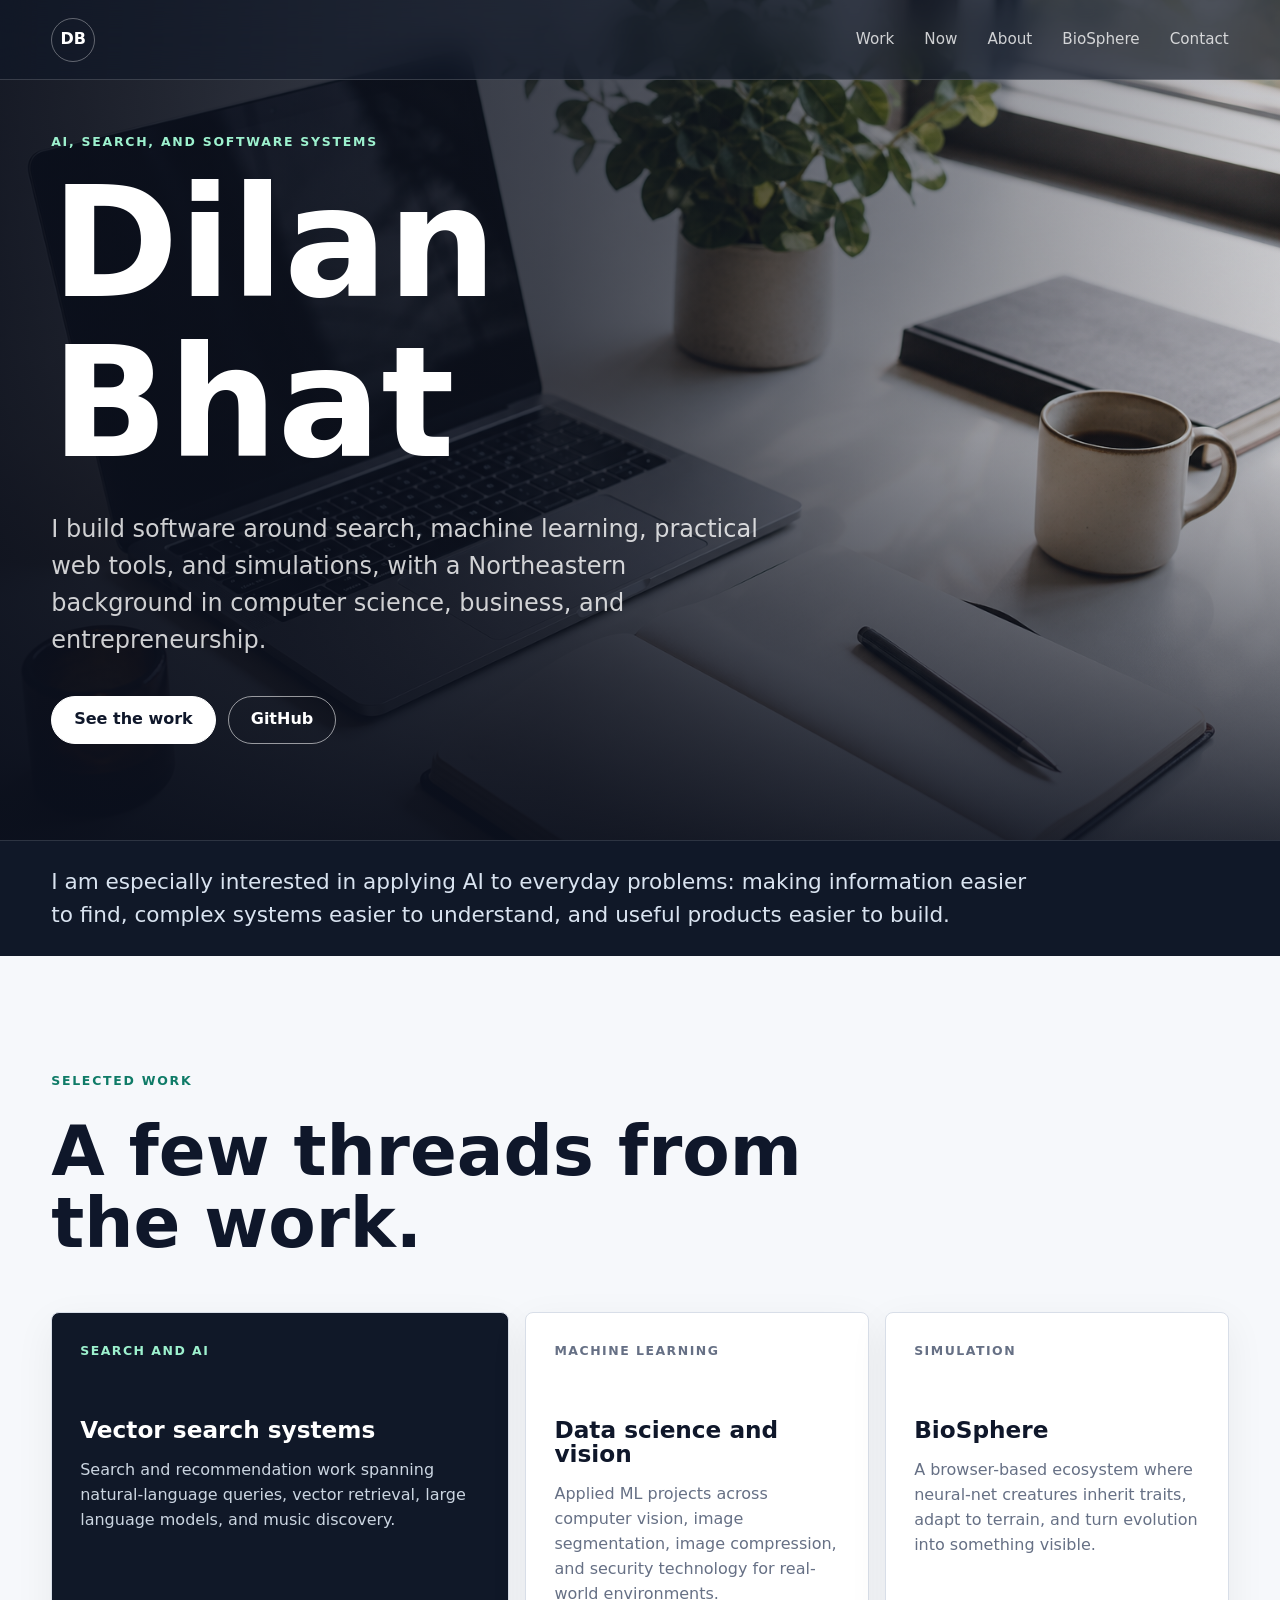
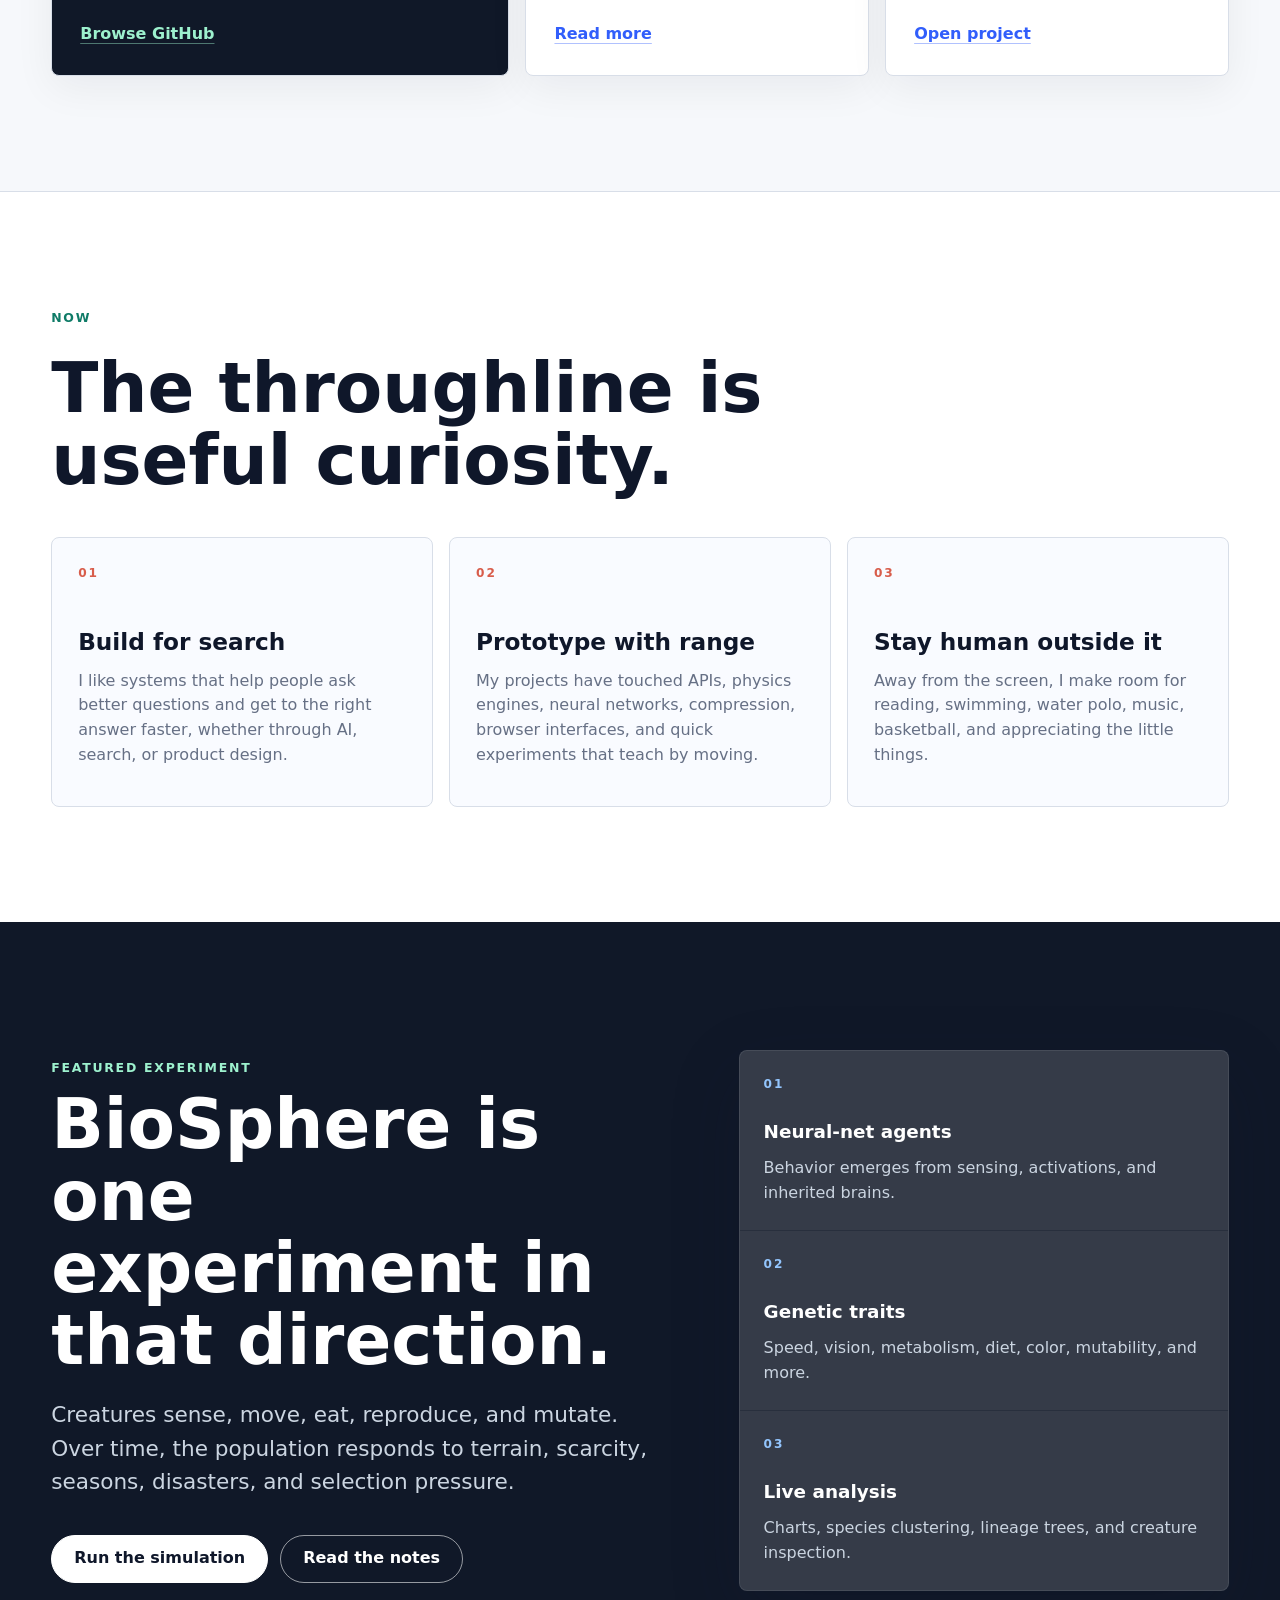
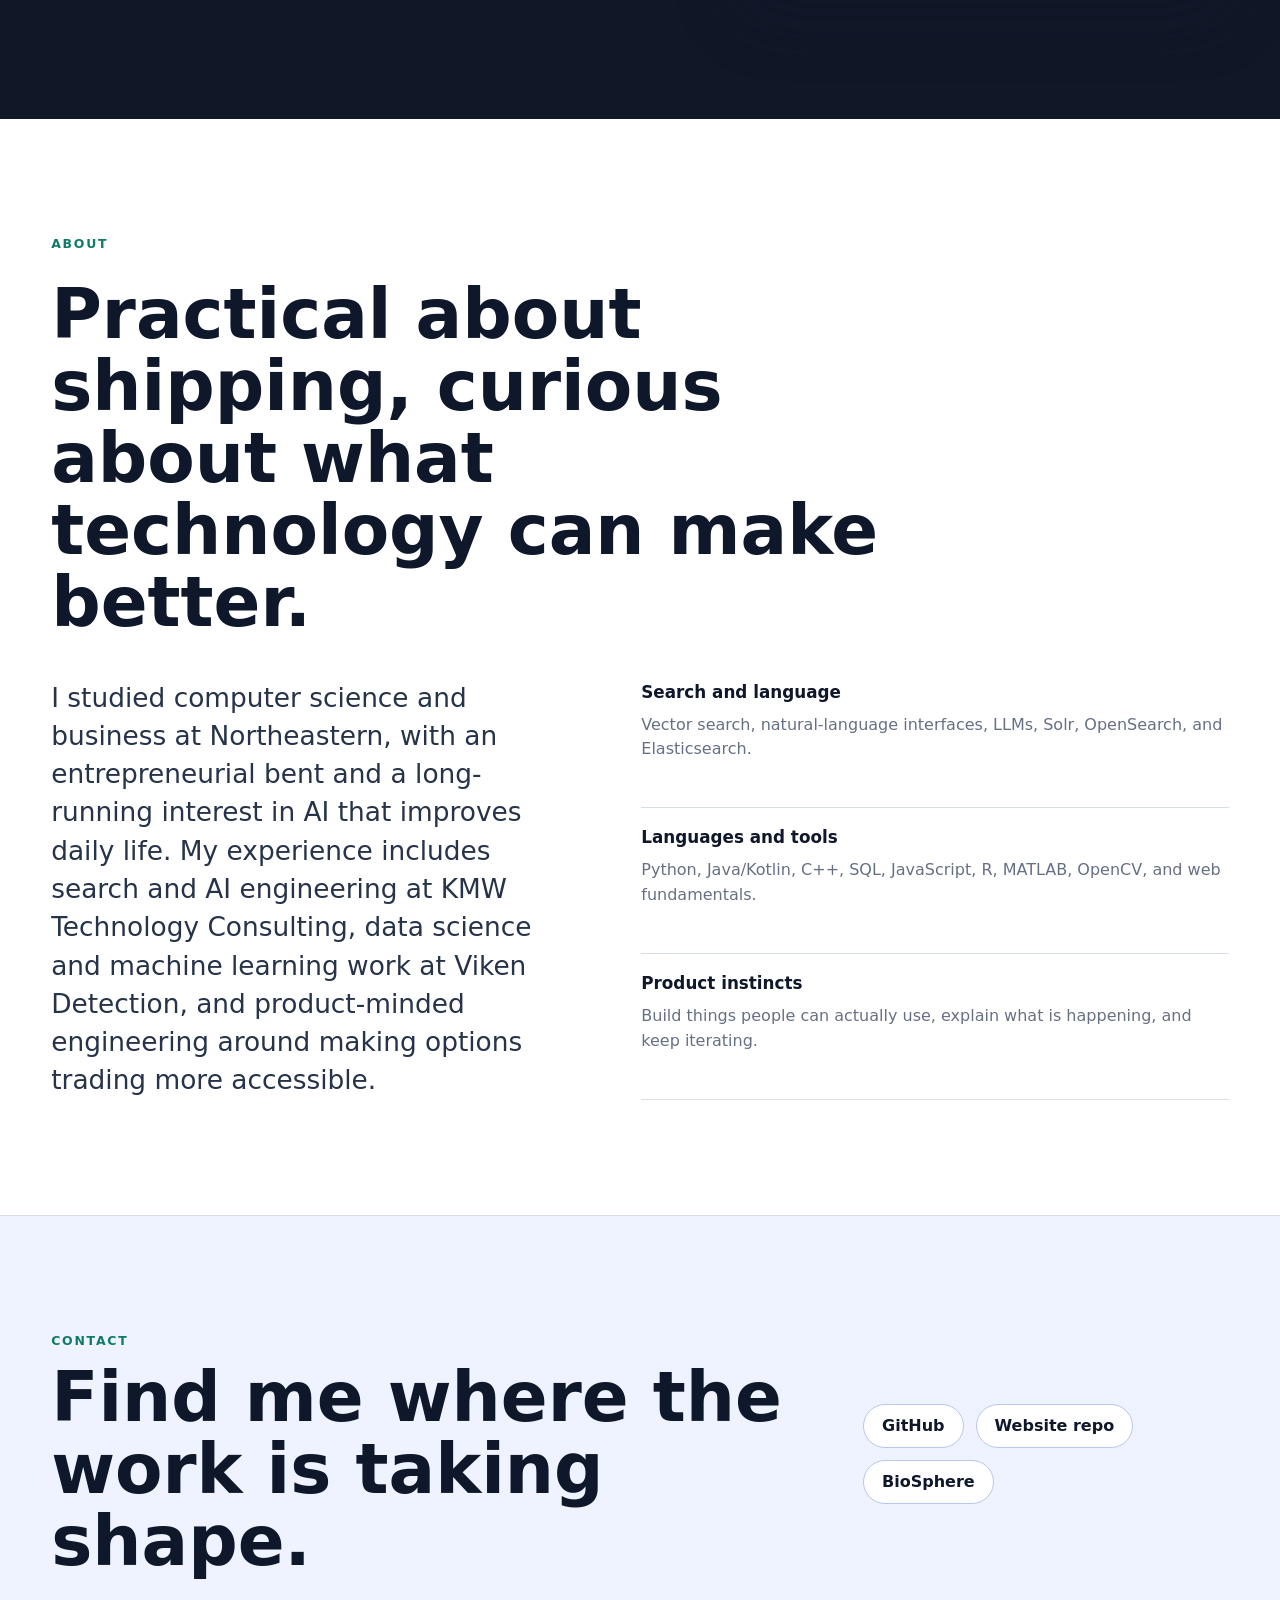
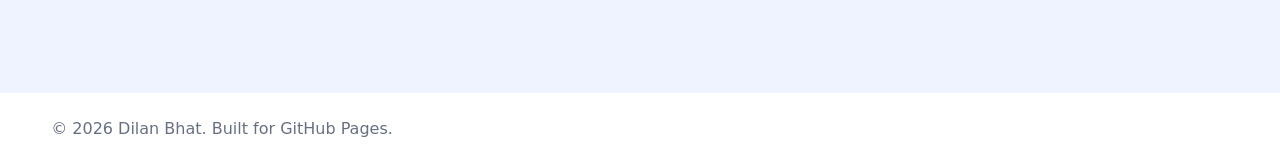
<file: index.html>
<!doctype html>
<html lang="en">
  <head>
    <meta charset="utf-8">
    <meta name="viewport" content="width=device-width, initial-scale=1">
    <meta
      name="description"
      content="Dilan Bhat builds AI, search, machine learning, web, and simulation projects."
    >
    <meta property="og:title" content="Dilan Bhat">
    <meta
      property="og:description"
      content="A light home base for Dilan Bhat's AI, search, machine learning, web, and simulation work."
    >
    <meta property="og:type" content="website">
    <meta property="og:image" content="assets/hero-workspace.png">
    <title>Dilan Bhat | AI & Search Software Builder</title>
    <link rel="stylesheet" href="styles.css">
  </head>
  <body>
    <header class="site-header">
      <a class="brand" href="#top" aria-label="Dilan Bhat home">
        <span>DB</span>
      </a>
      <nav class="nav" aria-label="Primary navigation">
        <a href="#work">Work</a>
        <a href="#now">Now</a>
        <a href="#about">About</a>
        <a href="#biosphere">BioSphere</a>
        <a href="#contact">Contact</a>
      </nav>
    </header>

    <main id="top">
      <section class="hero" aria-labelledby="hero-title">
        <img
          class="hero-image"
          src="assets/hero-workspace.png"
          alt="A bright desk with a laptop, notebook, pen, and plant."
          width="1536"
          height="1024"
        >
        <div class="hero-shade" aria-hidden="true"></div>
        <div class="hero-copy">
          <p class="eyebrow">AI, search, and software systems</p>
          <h1 id="hero-title">Dilan Bhat</h1>
          <p class="hero-text">
            I build software around search, machine learning, practical web
            tools, and simulations, with a Northeastern background in computer
            science, business, and entrepreneurship.
          </p>
          <div class="hero-actions" aria-label="Primary links">
            <a class="button primary" href="#work">See the work</a>
            <a class="button secondary" href="https://github.com/dilanbhat">GitHub</a>
          </div>
        </div>
      </section>

      <section class="intro-band" aria-label="Focus areas">
        <p>
          I am especially interested in applying AI to everyday problems:
          making information easier to find, complex systems easier to
          understand, and useful products easier to build.
        </p>
      </section>

      <section class="section work-section" id="work" aria-labelledby="work-title">
        <div class="section-heading">
          <p class="eyebrow">Selected work</p>
          <h2 id="work-title">A few threads from the work.</h2>
        </div>

        <div class="project-grid">
          <article class="project-card featured">
            <p class="project-kicker">Search and AI</p>
            <h3>Vector search systems</h3>
            <p>
              Search and recommendation work spanning natural-language queries,
              vector retrieval, large language models, and music discovery.
            </p>
            <a class="project-link" href="https://github.com/dilanbhat">Browse GitHub</a>
          </article>

          <article class="project-card">
            <p class="project-kicker">Machine learning</p>
            <h3>Data science and vision</h3>
            <p>
              Applied ML projects across computer vision, image segmentation,
              image compression, and security technology for real-world
              environments.
            </p>
            <a class="project-link" href="#about">Read more</a>
          </article>

          <article class="project-card">
            <p class="project-kicker">Simulation</p>
            <h3>BioSphere</h3>
            <p>
              A browser-based ecosystem where neural-net creatures inherit
              traits, adapt to terrain, and turn evolution into something
              visible.
            </p>
            <a class="project-link" href="/biosphere/">Open project</a>
          </article>
        </div>
      </section>

      <section class="now-section" id="now" aria-labelledby="now-title">
        <div class="section-heading compact">
          <p class="eyebrow">Now</p>
          <h2 id="now-title">The throughline is useful curiosity.</h2>
        </div>
        <div class="now-grid">
          <article>
            <span>01</span>
            <h3>Build for search</h3>
            <p>
              I like systems that help people ask better questions and get to
              the right answer faster, whether through AI, search, or product
              design.
            </p>
          </article>
          <article>
            <span>02</span>
            <h3>Prototype with range</h3>
            <p>
              My projects have touched APIs, physics engines, neural networks,
              compression, browser interfaces, and quick experiments that teach
              by moving.
            </p>
          </article>
          <article>
            <span>03</span>
            <h3>Stay human outside it</h3>
            <p>
              Away from the screen, I make room for reading, swimming, water
              polo, music, basketball, and appreciating the little things.
            </p>
          </article>
        </div>
      </section>

      <section class="biosphere" id="biosphere" aria-labelledby="biosphere-title">
        <div class="biosphere-copy">
          <p class="eyebrow">Featured experiment</p>
          <h2 id="biosphere-title">BioSphere is one experiment in that direction.</h2>
          <p>
            Creatures sense, move, eat, reproduce, and mutate. Over time, the
            population responds to terrain, scarcity, seasons, disasters, and
            selection pressure.
          </p>
          <div class="bio-actions">
            <a class="button primary" href="/biosphere/">Run the simulation</a>
            <a class="button secondary dark" href="/biosphere/README.md">Read the notes</a>
          </div>
        </div>

        <div class="signal-panel" aria-label="BioSphere capabilities">
          <div>
            <span>01</span>
            <strong>Neural-net agents</strong>
            <p>Behavior emerges from sensing, activations, and inherited brains.</p>
          </div>
          <div>
            <span>02</span>
            <strong>Genetic traits</strong>
            <p>Speed, vision, metabolism, diet, color, mutability, and more.</p>
          </div>
          <div>
            <span>03</span>
            <strong>Live analysis</strong>
            <p>Charts, species clustering, lineage trees, and creature inspection.</p>
          </div>
        </div>
      </section>

      <section class="about-section" id="about" aria-labelledby="about-title">
        <div class="section-heading compact">
          <p class="eyebrow">About</p>
          <h2 id="about-title">Practical about shipping, curious about what technology can make better.</h2>
        </div>
        <div class="about-grid">
          <p class="about-lede">
            I studied computer science and business at Northeastern, with an
            entrepreneurial bent and a long-running interest in AI that improves
            daily life. My experience includes search and AI engineering at KMW
            Technology Consulting, data science and machine learning work at
            Viken Detection, and product-minded engineering around making
            options trading more accessible.
          </p>
          <div class="principles">
            <div>
              <strong>Search and language</strong>
              <p>Vector search, natural-language interfaces, LLMs, Solr, OpenSearch, and Elasticsearch.</p>
            </div>
            <div>
              <strong>Languages and tools</strong>
              <p>Python, Java/Kotlin, C++, SQL, JavaScript, R, MATLAB, OpenCV, and web fundamentals.</p>
            </div>
            <div>
              <strong>Product instincts</strong>
              <p>Build things people can actually use, explain what is happening, and keep iterating.</p>
            </div>
          </div>
        </div>
      </section>

      <section class="contact-band" id="contact" aria-labelledby="contact-title">
        <div>
          <p class="eyebrow">Contact</p>
          <h2 id="contact-title">Find me where the work is taking shape.</h2>
        </div>
        <div class="contact-links">
          <a href="https://github.com/dilanbhat">GitHub</a>
          <a href="https://github.com/dilanbhat/dilanbhat.github.io">Website repo</a>
          <a href="/biosphere/">BioSphere</a>
        </div>
      </section>
    </main>

    <footer class="footer">
      <p>&copy; <span id="year">2026</span> Dilan Bhat. Built for GitHub Pages.</p>
    </footer>
    <script>
      document.getElementById("year").textContent = new Date().getFullYear();
    </script>
  </body>
</html>
</file>
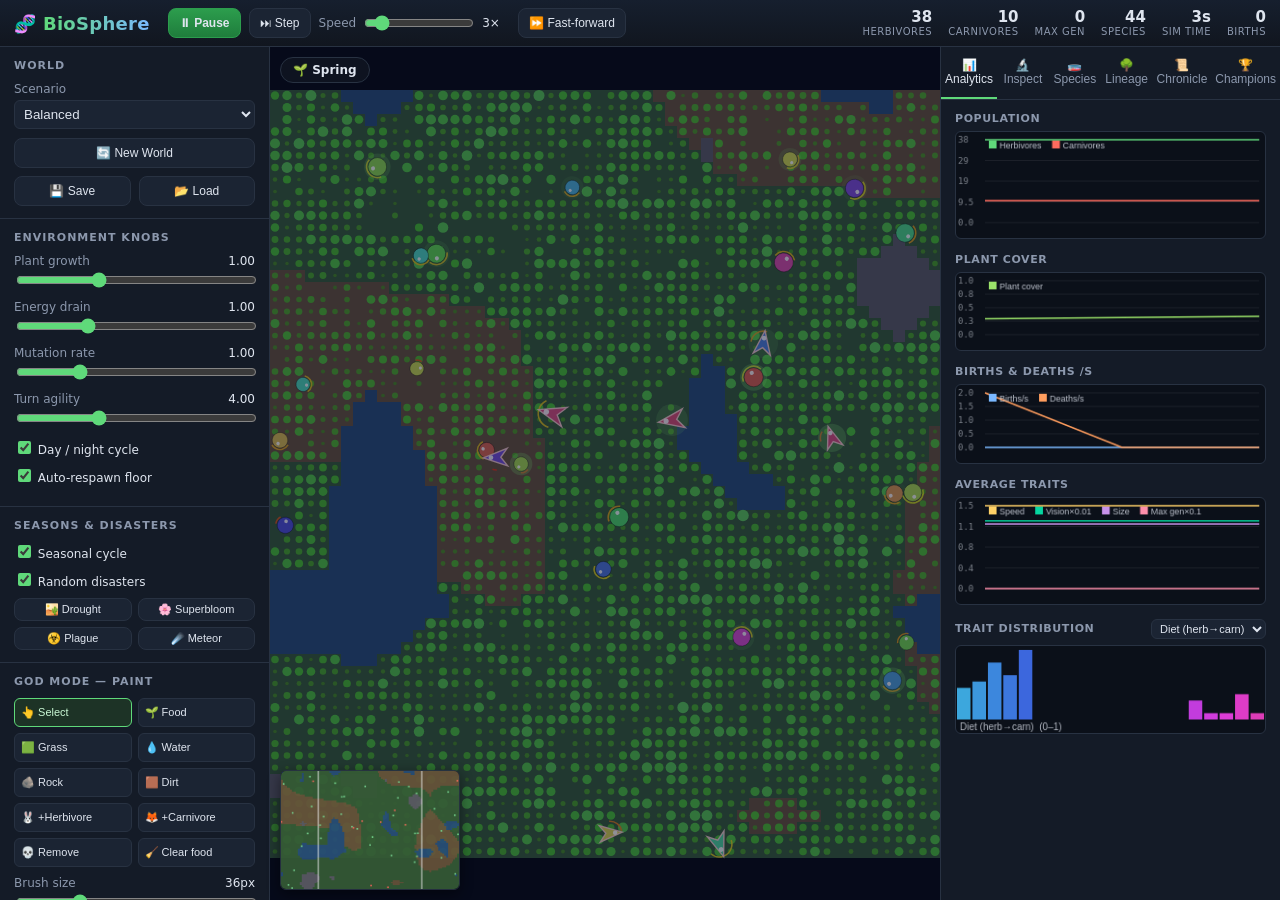
<file: biosphere/index.html>
<!DOCTYPE html>
<html lang="en">
<head>
<meta charset="UTF-8">
<meta name="viewport" content="width=device-width, initial-scale=1.0">
<title>BioSphere — Evolving Creature Simulation</title>
<link rel="stylesheet" href="css/style.css">
</head>
<body>
<div id="app">

  <!-- ============ TOP BAR ============ -->
  <header id="topbar">
    <div class="brand">🧬 <span>BioSphere</span></div>
    <div class="transport">
      <button id="btnPlay" class="btn primary" title="Play / Pause (Space)">⏸ Pause</button>
      <button id="btnStep" class="btn" title="Step one tick">⏭ Step</button>
      <label class="speedwrap">Speed
        <input id="speed" type="range" min="1" max="20" value="3">
        <span id="speedLabel">3×</span>
      </label>
      <button id="btnTurbo" class="btn" title="Run many generations headless">⏩ Fast-forward</button>
    </div>
    <div id="liveStats" class="livestats"></div>
  </header>

  <div id="main">
    <!-- ============ LEFT: CONTROLS ============ -->
    <aside id="left" class="panel">
      <div class="section">
        <h3>World</h3>
        <label class="slider">Scenario
          <select id="scenario">
            <option value="balanced">Balanced</option>
            <option value="eden">Eden (lush &amp; peaceful)</option>
            <option value="predator">Predator pressure</option>
            <option value="archipelago">Archipelago</option>
            <option value="desert">Harsh desert</option>
          </select></label>
        <button id="btnReset" class="btn wide">🔄 New World</button>
        <div class="row">
          <button id="btnSave" class="btn">💾 Save</button>
          <button id="btnLoad" class="btn">📂 Load</button>
          <input id="fileLoad" type="file" accept="application/json" hidden>
        </div>
      </div>

      <div class="section">
        <h3>Environment knobs</h3>
        <label class="slider">Plant growth <span data-out="foodGrowth"></span>
          <input id="foodGrowth" type="range" min="0" max="3" step="0.05" value="1"></label>
        <label class="slider">Energy drain <span data-out="energyDrain"></span>
          <input id="energyDrain" type="range" min="0.2" max="3" step="0.05" value="1"></label>
        <label class="slider">Mutation rate <span data-out="mutationScale"></span>
          <input id="mutationScale" type="range" min="0" max="4" step="0.05" value="1"></label>
        <label class="slider">Turn agility <span data-out="turnRate"></span>
          <input id="turnRate" type="range" min="1" max="10" step="0.1" value="4"></label>
        <label class="check"><input id="dayNight" type="checkbox" checked> Day / night cycle</label>
        <label class="check"><input id="autoRespawn" type="checkbox" checked> Auto-respawn floor</label>
      </div>

      <div class="section">
        <h3>Seasons &amp; disasters</h3>
        <label class="check"><input id="seasons" type="checkbox" checked> Seasonal cycle</label>
        <label class="check"><input id="disasters" type="checkbox" checked> Random disasters</label>
        <div class="tools" style="margin-top:8px">
          <button class="btn small" data-disaster="drought">🏜️ Drought</button>
          <button class="btn small" data-disaster="bloom">🌸 Superbloom</button>
          <button class="btn small" data-disaster="plague">☣️ Plague</button>
          <button class="btn small" data-disaster="meteor">☄️ Meteor</button>
        </div>
      </div>

      <div class="section">
        <h3>God mode — paint</h3>
        <div class="tools">
          <button class="tool active" data-tool="select">👆 Select</button>
          <button class="tool" data-tool="food">🌱 Food</button>
          <button class="tool" data-tool="grass">🟩 Grass</button>
          <button class="tool" data-tool="water">💧 Water</button>
          <button class="tool" data-tool="rock">🪨 Rock</button>
          <button class="tool" data-tool="dirt">🟫 Dirt</button>
          <button class="tool" data-tool="addHerb">🐰 +Herbivore</button>
          <button class="tool" data-tool="addCarn">🦊 +Carnivore</button>
          <button class="tool" data-tool="kill">💀 Remove</button>
          <button class="tool" data-tool="erase-food">🧹 Clear food</button>
        </div>
        <label class="slider">Brush size <span data-out="brush"></span>
          <input id="brush" type="range" min="8" max="120" step="2" value="36"></label>
      </div>

      <div class="section">
        <h3>View</h3>
        <label class="slider">Color by
          <select id="colorMode">
            <option value="species">Species</option>
            <option value="diet">Diet</option>
            <option value="energy">Energy</option>
            <option value="generation">Generation</option>
          </select></label>
        <label class="slider">Overlay
          <select id="overlay">
            <option value="none">None (plant food)</option>
            <option value="density">Activity heatmap</option>
            <option value="deaths">Death heatmap</option>
            <option value="food">Food heatmap</option>
          </select></label>
        <label class="check"><input id="showVision" type="checkbox"> Show vision cones</label>
        <p class="hint">Scroll to zoom · drag to pan · click a creature to inspect</p>
      </div>
    </aside>

    <!-- ============ CENTER: CANVAS ============ -->
    <main id="stage">
      <canvas id="view"></canvas>
      <div id="seasonBadge"></div>
      <canvas id="minimap" width="180" height="120"></canvas>
      <div id="turboOverlay" class="hidden">
        <div class="turbo-card">
          <div class="spinner"></div>
          <h2>Fast-forwarding evolution…</h2>
          <p id="turboProgress">generation 0</p>
          <button id="btnStopTurbo" class="btn primary">Stop</button>
        </div>
      </div>
    </main>

    <!-- ============ RIGHT: ANALYTICS + INSPECTOR ============ -->
    <aside id="right" class="panel">
      <div class="tabs">
        <button class="tab active" data-tab="analytics">📊 Analytics</button>
        <button class="tab" data-tab="inspect">🔬 Inspect</button>
        <button class="tab" data-tab="species">🧫 Species</button>
        <button class="tab" data-tab="lineage">🌳 Lineage</button>
        <button class="tab" data-tab="chronicle">📜 Chronicle</button>
        <button class="tab" data-tab="champions">🏆 Champions</button>
      </div>

      <div class="tabpage" data-page="analytics">
        <h4>Population</h4>
        <canvas class="chart" id="chPop" width="320" height="110"></canvas>
        <h4>Plant cover</h4>
        <canvas class="chart" id="chEco" width="320" height="80"></canvas>
        <h4>Births &amp; deaths /s</h4>
        <canvas class="chart" id="chVit" width="320" height="80"></canvas>
        <h4>Average traits</h4>
        <canvas class="chart" id="chTraits" width="320" height="110"></canvas>
        <h4>Trait distribution
          <select id="histGene"></select>
        </h4>
        <canvas class="chart" id="chHist" width="320" height="90"></canvas>
      </div>

      <div class="tabpage hidden" data-page="inspect">
        <div id="inspectEmpty" class="hint">Click a creature (or use 👆 Select) to inspect its brain &amp; genes.</div>
        <div id="inspectBody" class="hidden">
          <div class="inspect-head">
            <span id="inspName">Creature</span>
            <button id="btnBreed" class="btn small" title="Spawn 3 mutated offspring">🧬 Breed</button>
            <button id="btnFollow" class="btn small">🎯 Follow</button>
          </div>
          <div id="inspStats" class="kv"></div>
          <h4>Brain (live activations)</h4>
          <canvas id="chBrain" width="320" height="220"></canvas>
          <h4>Genes</h4>
          <div id="geneBars"></div>
        </div>
      </div>

      <div class="tabpage hidden" data-page="species">
        <div class="hint">Live genetic clusters. Click one to inspect an exemplar.</div>
        <div id="speciesList"></div>
      </div>

      <div class="tabpage hidden" data-page="lineage">
        <div class="seg">
          <button class="segbtn active" data-view="tree">🌳 Tree</button>
          <button class="segbtn" data-view="muller">🌊 Muller plot</button>
        </div>
        <div id="treeView">
          <div class="hint">Phylogenetic tree — each line is a species over time; branches mark
            where new species split from an ancestor, ✕ marks extinction. Click a living
            lineage to inspect a member.</div>
          <label class="check"><input id="pruneMinor" type="checkbox" checked> Hide minor / short-lived lineages</label>
          <canvas class="chart" id="chLineage" height="380" style="height:380px"></canvas>
          <div id="lineageLegend" class="hint">🐰 herbivore · 🦊 carnivore · thicker = larger peak population · dashed = extinct</div>
        </div>
        <div id="mullerView" class="hidden">
          <div class="hint">Each band is a lineage's share of the population over time. Band
            thickness = that species' numbers; total height = overall population.</div>
          <canvas class="chart" id="chMuller" height="300" style="height:300px"></canvas>
        </div>
      </div>

      <div class="tabpage hidden" data-page="chronicle">
        <div class="hint">A running history of major evolutionary &amp; environmental events.</div>
        <div id="chronicleList"></div>
      </div>

      <div class="tabpage hidden" data-page="champions">
        <div class="hint">The all-time most successful creatures (by offspring, food &amp; longevity).
          Hit <b>Spawn</b> to drop a clone of a legend back into the world.</div>
        <div id="championList"></div>
      </div>
    </aside>
  </div>
</div>

<script src="js/utils.js"></script>
<script src="js/nn.js"></script>
<script src="js/genome.js"></script>
<script src="js/creature.js"></script>
<script src="js/world.js"></script>
<script src="js/simulation.js"></script>
<script src="js/renderer.js"></script>
<script src="js/charts.js"></script>
<script src="js/ui.js"></script>
<script src="js/main.js"></script>
</body>
</html>
</file>
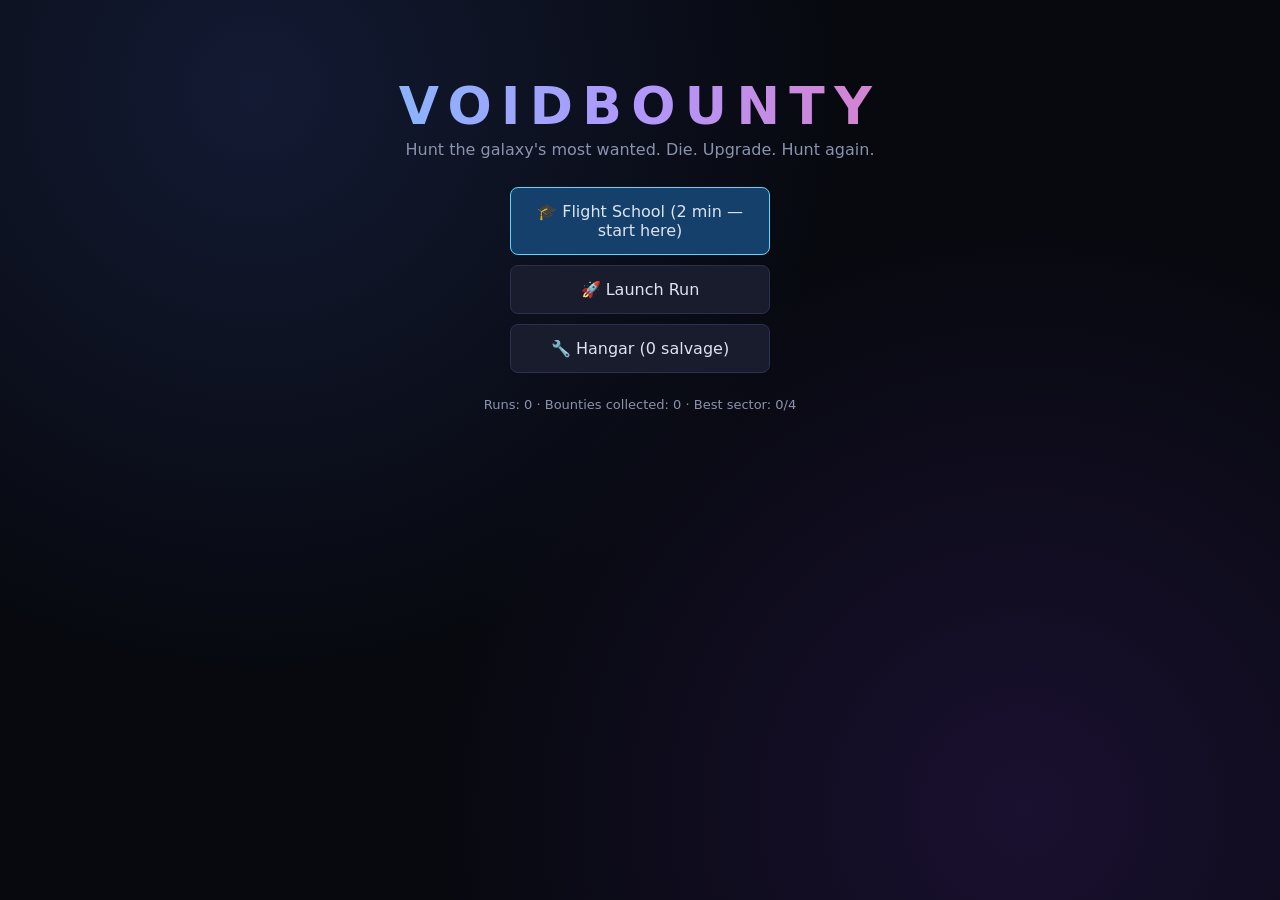
<file: voidbounty/index.html>
<!doctype html>
<html lang="en">
  <head>
    <meta charset="UTF-8" />
    <meta name="viewport" content="width=device-width, initial-scale=1.0" />
    <meta name="description" content="VOIDBOUNTY — a turn-based space bounty-hunting roguelite." />
    <title>VOIDBOUNTY</title>
    <script type="module" crossorigin src="/voidbounty/assets/index-vEbsZluV.js"></script>
    <link rel="stylesheet" crossorigin href="/voidbounty/assets/index-CkeEh42F.css">
  </head>
  <body>
    <div id="root"></div>
  </body>
</html>
</file>
<file: styles.css>
:root {
  color-scheme: light;
  --ink: #0f172a;
  --ink-soft: #263348;
  --muted: #667085;
  --line: #d8dee8;
  --paper: #f6f8fb;
  --surface: #ffffff;
  --blue: #315efb;
  --green: #0f7b67;
  --amber: #c97914;
  --coral: #d85d4b;
  --deep: #101828;
  --shadow: 0 24px 70px rgba(15, 23, 42, 0.18);
}

* {
  box-sizing: border-box;
}

html {
  scroll-behavior: smooth;
}

body {
  margin: 0;
  color: var(--ink);
  background: var(--paper);
  font-family:
    Inter, ui-sans-serif, system-ui, -apple-system, BlinkMacSystemFont, "Segoe UI",
    sans-serif;
  line-height: 1.55;
}

img {
  display: block;
  height: auto;
  max-width: 100%;
}

a {
  color: inherit;
  text-decoration-thickness: 0.08em;
  text-underline-offset: 0.22em;
}

.site-header {
  position: fixed;
  top: 0;
  left: 0;
  right: 0;
  z-index: 20;
  display: flex;
  align-items: center;
  justify-content: space-between;
  gap: 24px;
  padding: 18px clamp(20px, 4vw, 56px);
  color: #ffffff;
}

.site-header::before {
  position: absolute;
  inset: 0;
  z-index: -1;
  background: rgba(16, 24, 40, 0.62);
  border-bottom: 1px solid rgba(255, 255, 255, 0.16);
  backdrop-filter: blur(18px);
  content: "";
}

.brand {
  display: inline-grid;
  place-items: center;
  width: 44px;
  height: 44px;
  border: 1px solid rgba(255, 255, 255, 0.34);
  border-radius: 50%;
  color: #ffffff;
  font-weight: 850;
  text-decoration: none;
}

.brand span {
  transform: translateY(-1px);
}

.nav {
  display: flex;
  gap: clamp(14px, 3vw, 30px);
  color: rgba(255, 255, 255, 0.78);
  font-size: 0.95rem;
}

.nav a {
  text-decoration: none;
}

.nav a:hover {
  color: #ffffff;
}

main {
  overflow: hidden;
}

section[id] {
  scroll-margin-top: 92px;
}

.hero {
  position: relative;
  display: grid;
  align-items: end;
  min-height: 88svh;
  padding: 132px clamp(20px, 4vw, 56px) clamp(54px, 8vw, 96px);
  color: #ffffff;
  isolation: isolate;
}

.hero-image,
.hero-shade {
  position: absolute;
  inset: 0;
  z-index: -2;
}

.hero-image {
  width: 100%;
  height: 100%;
  object-fit: cover;
}

.hero-shade {
  z-index: -1;
  background:
    linear-gradient(90deg, rgba(10, 15, 28, 0.92) 0%, rgba(10, 15, 28, 0.74) 43%, rgba(10, 15, 28, 0.18) 100%),
    linear-gradient(0deg, rgba(10, 15, 28, 0.84) 0%, rgba(10, 15, 28, 0.04) 48%);
}

.hero-copy {
  max-width: 840px;
}

.eyebrow {
  margin: 0 0 12px;
  color: var(--green);
  font-size: 0.78rem;
  font-weight: 850;
  letter-spacing: 0.14em;
  text-transform: uppercase;
}

.hero .eyebrow,
.biosphere .eyebrow {
  color: #9df1ce;
}

h1,
h2,
h3,
p {
  overflow-wrap: anywhere;
}

h1,
h2,
h3 {
  margin: 0;
  line-height: 1.04;
}

h1 {
  max-width: 10ch;
  font-size: clamp(4.4rem, 12vw, 11rem);
}

h2 {
  max-width: 880px;
  font-size: clamp(2.25rem, 5.4vw, 5.5rem);
  letter-spacing: 0;
}

h3 {
  font-size: 1.45rem;
}

.hero-text {
  max-width: 720px;
  margin: 28px 0 0;
  color: rgba(255, 255, 255, 0.8);
  font-size: clamp(1.15rem, 2vw, 1.5rem);
}

.hero-actions,
.bio-actions {
  display: flex;
  flex-wrap: wrap;
  gap: 12px;
  margin-top: 36px;
}

.button {
  display: inline-flex;
  align-items: center;
  justify-content: center;
  min-height: 48px;
  padding: 0 22px;
  border: 1px solid currentColor;
  border-radius: 999px;
  font-weight: 800;
  text-decoration: none;
  transition:
    transform 0.16s ease,
    background-color 0.16s ease,
    color 0.16s ease;
}

.button.primary {
  background: #ffffff;
  color: var(--ink);
  border-color: #ffffff;
}

.button.secondary {
  color: #ffffff;
  border-color: rgba(255, 255, 255, 0.56);
}

.button.secondary.dark {
  color: #ffffff;
}

.button:hover {
  transform: translateY(-1px);
}

.intro-band {
  padding: 24px clamp(20px, 4vw, 56px);
  background: var(--deep);
  color: #d9e3f0;
  border-top: 1px solid rgba(255, 255, 255, 0.12);
}

.intro-band p {
  max-width: 980px;
  margin: 0;
  font-size: clamp(1.05rem, 2vw, 1.35rem);
}

.section,
.now-section,
.about-section,
.contact-band {
  padding: clamp(64px, 9vw, 120px) clamp(20px, 4vw, 56px);
}

.work-section {
  background: var(--paper);
}

.now-section {
  background: #ffffff;
  border-top: 1px solid var(--line);
}

.section-heading {
  display: grid;
  gap: 14px;
  margin-bottom: clamp(30px, 5vw, 52px);
}

.section-heading.compact {
  margin-bottom: clamp(24px, 4vw, 40px);
}

.project-grid {
  display: grid;
  grid-template-columns: 1.2fr 0.9fr 0.9fr;
  gap: 16px;
}

.project-card {
  display: flex;
  flex-direction: column;
  min-height: 320px;
  padding: 28px;
  background: var(--surface);
  border: 1px solid var(--line);
  border-radius: 8px;
  box-shadow: 0 12px 40px rgba(15, 23, 42, 0.06);
}

.project-card.featured {
  background: var(--deep);
  color: #ffffff;
}

.project-card p {
  color: var(--muted);
}

.project-card.featured p {
  color: #cbd5e1;
}

.project-link {
  display: inline-flex;
  margin-top: auto;
  color: var(--blue);
  font-weight: 850;
  text-decoration-color: rgba(49, 94, 251, 0.38);
}

.project-card.featured .project-link {
  color: #9df1ce;
  text-decoration-color: rgba(157, 241, 206, 0.44);
}

.project-kicker {
  margin: 0 0 58px;
  color: var(--amber);
  font-size: 0.78rem;
  font-weight: 850;
  letter-spacing: 0.12em;
  text-transform: uppercase;
}

.project-card.featured .project-kicker {
  color: #9df1ce;
}

.now-grid {
  display: grid;
  grid-template-columns: repeat(3, minmax(0, 1fr));
  gap: 16px;
}

.now-grid article {
  min-height: 270px;
  padding: 26px;
  border: 1px solid var(--line);
  border-radius: 8px;
  background: #f9fbff;
}

.now-grid span {
  display: block;
  margin-bottom: 48px;
  color: var(--coral);
  font-size: 0.76rem;
  font-weight: 850;
  letter-spacing: 0.16em;
}

.now-grid p {
  margin: 14px 0 0;
  color: var(--muted);
}

.biosphere {
  display: grid;
  grid-template-columns: minmax(0, 1fr) minmax(320px, 0.82fr);
  gap: clamp(32px, 7vw, 92px);
  align-items: center;
  padding: clamp(70px, 10vw, 128px) clamp(20px, 4vw, 56px);
  background: var(--deep);
  color: #ffffff;
}

.biosphere-copy p:not(.eyebrow) {
  max-width: 760px;
  color: #cbd5e1;
  font-size: clamp(1.05rem, 2vw, 1.35rem);
}

.signal-panel {
  display: grid;
  gap: 1px;
  overflow: hidden;
  border: 1px solid rgba(255, 255, 255, 0.14);
  border-radius: 8px;
  background: rgba(255, 255, 255, 0.1);
  box-shadow: var(--shadow);
}

.signal-panel div {
  min-height: 156px;
  padding: 24px;
  background: rgba(255, 255, 255, 0.06);
}

.signal-panel span {
  display: block;
  margin-bottom: 24px;
  color: #93c5fd;
  font-size: 0.76rem;
  font-weight: 850;
  letter-spacing: 0.16em;
}

.signal-panel strong {
  display: block;
  font-size: 1.15rem;
}

.signal-panel p {
  margin: 10px 0 0;
  color: #cbd5e1;
}

.about-section {
  background: #ffffff;
}

.about-grid {
  display: grid;
  grid-template-columns: minmax(0, 0.92fr) minmax(320px, 1.08fr);
  gap: clamp(32px, 7vw, 92px);
}

.about-lede {
  margin: 0;
  color: var(--ink-soft);
  font-size: clamp(1.15rem, 2.3vw, 1.65rem);
  line-height: 1.45;
}

.principles {
  display: grid;
  gap: 16px;
}

.principles div {
  padding-bottom: 18px;
  border-bottom: 1px solid var(--line);
}

.principles strong {
  display: block;
  font-size: 1.05rem;
}

.principles p {
  margin: 8px 0 0;
  color: var(--muted);
}

.contact-band {
  display: flex;
  align-items: center;
  justify-content: space-between;
  gap: 32px;
  background: #eef3ff;
  border-top: 1px solid var(--line);
}

.contact-links {
  display: flex;
  flex-wrap: wrap;
  gap: 12px;
}

.contact-links a {
  display: inline-flex;
  align-items: center;
  justify-content: center;
  min-height: 44px;
  padding: 0 18px;
  border: 1px solid #b8c7ef;
  border-radius: 999px;
  background: #ffffff;
  color: var(--ink);
  font-weight: 750;
  text-decoration: none;
}

.footer {
  padding: 24px clamp(20px, 4vw, 56px);
  color: var(--muted);
  background: #ffffff;
}

.footer p {
  margin: 0;
}

@media (max-width: 980px) {
  .project-grid,
  .now-grid,
  .biosphere,
  .about-grid {
    grid-template-columns: 1fr;
  }

  .project-card,
  .now-grid article {
    min-height: 260px;
  }
}

@media (max-width: 720px) {
  .site-header {
    align-items: flex-start;
    flex-direction: column;
    gap: 14px;
  }

  .nav {
    width: 100%;
    flex-wrap: wrap;
    justify-content: flex-start;
    gap: 12px;
    font-size: 0.9rem;
  }

  .hero {
    min-height: 92svh;
    padding-top: 150px;
  }

  h1 {
    font-size: clamp(4rem, 20vw, 6.2rem);
  }

  .button,
  .contact-links a {
    width: 100%;
  }

  .contact-band {
    align-items: flex-start;
    flex-direction: column;
  }
}

@media (max-width: 430px) {
  .nav {
    flex-wrap: wrap;
    justify-content: flex-start;
  }

  .hero {
    padding-top: 174px;
  }

  .hero-actions,
  .bio-actions {
    margin-top: 28px;
  }
}
</file>
<file: biosphere/css/style.css>
/* ====================================================================
 * BioSphere — UI styles
 * ==================================================================== */
:root {
  --bg: #0c1018;
  --panel: #141b27;
  --panel2: #1b2433;
  --line: #283242;
  --text: #dfe5ef;
  --muted: #8c98ad;
  --accent: #5fd97a;
  --accent2: #7ab8ff;
  --danger: #ff6b5e;
  --radius: 8px;
}

* { box-sizing: border-box; }
html, body { height: 100%; margin: 0; }
body {
  background: var(--bg);
  color: var(--text);
  font-family: ui-sans-serif, system-ui, -apple-system, "Segoe UI", Roboto, sans-serif;
  font-size: 13px;
  overflow: hidden;
}

#app { display: flex; flex-direction: column; height: 100vh; }

/* ---------- top bar ---------- */
#topbar {
  display: flex; align-items: center; gap: 18px;
  padding: 8px 14px;
  background: linear-gradient(180deg, #161f2e, #11161f);
  border-bottom: 1px solid var(--line);
  flex-shrink: 0;
}
.brand { font-size: 18px; font-weight: 700; letter-spacing: 0.3px; }
.brand span { background: linear-gradient(90deg, #5fd97a, #7ab8ff); -webkit-background-clip: text; background-clip: text; color: transparent; }
.transport { display: flex; align-items: center; gap: 8px; }
.speedwrap { display: flex; align-items: center; gap: 6px; color: var(--muted); font-size: 12px; }
.speedwrap input { width: 110px; }
#speedLabel { min-width: 28px; color: var(--text); }
.livestats { margin-left: auto; display: flex; gap: 16px; font-variant-numeric: tabular-nums; }
.livestats .stat { display: flex; flex-direction: column; align-items: flex-end; line-height: 1.1; }
.livestats .stat b { font-size: 15px; }
.livestats .stat small { color: var(--muted); font-size: 10px; text-transform: uppercase; letter-spacing: 0.5px; }

/* ---------- layout ---------- */
#main { flex: 1; display: flex; min-height: 0; }
.panel { width: 270px; background: var(--panel); border-right: 1px solid var(--line); overflow-y: auto; flex-shrink: 0; }
#right { border-right: none; border-left: 1px solid var(--line); width: 340px; }
#stage { flex: 1; position: relative; min-width: 0; background: #070a10; }
#view { width: 100%; height: 100%; display: block; cursor: crosshair; }

/* ---------- sections ---------- */
.section { padding: 12px 14px; border-bottom: 1px solid var(--line); }
.section h3 { margin: 0 0 10px; font-size: 11px; text-transform: uppercase; letter-spacing: 1px; color: var(--muted); }
.row { display: flex; gap: 8px; }
.row .btn { flex: 1; }

/* ---------- buttons ---------- */
.btn {
  background: var(--panel2); color: var(--text); border: 1px solid var(--line);
  padding: 7px 10px; border-radius: var(--radius); cursor: pointer; font-size: 12px;
  transition: background 0.12s, border-color 0.12s, transform 0.05s;
}
.btn:hover { background: #243044; border-color: #3a485e; }
.btn:active { transform: translateY(1px); }
.btn.primary { background: linear-gradient(180deg, #2c9d4d, #1f7d3c); border-color: #2c9d4d; font-weight: 600; }
.btn.primary:hover { background: linear-gradient(180deg, #34b95b, #259147); }
.btn.wide { width: 100%; margin-bottom: 8px; }
.btn.small { padding: 4px 8px; font-size: 11px; }

/* ---------- sliders / inputs ---------- */
label.slider, label.check { display: block; margin: 9px 0; color: var(--muted); font-size: 12px; }
label.slider input[type=range] { width: 100%; margin-top: 4px; }
label.slider span { color: var(--text); float: right; font-variant-numeric: tabular-nums; }
label.check { color: var(--text); }
select { width: 100%; margin-top: 4px; background: var(--panel2); color: var(--text); border: 1px solid var(--line); border-radius: 6px; padding: 5px; }
input[type=range] { accent-color: var(--accent); }
input[type=checkbox] { accent-color: var(--accent); }

/* ---------- god mode tools ---------- */
.tools { display: grid; grid-template-columns: 1fr 1fr; gap: 6px; }
.tool {
  background: var(--panel2); border: 1px solid var(--line); color: var(--text);
  padding: 7px 6px; border-radius: 6px; cursor: pointer; font-size: 11px; text-align: left;
}
.tool:hover { background: #243044; }
.tool.active { border-color: var(--accent); background: #1d3326; color: #c9f7d4; }
.hint { color: var(--muted); font-size: 11px; line-height: 1.5; margin: 8px 0 0; }

/* ---------- right tabs ---------- */
.tabs { display: flex; border-bottom: 1px solid var(--line); position: sticky; top: 0; background: var(--panel); z-index: 2; }
.tab { flex: 1; background: none; border: none; color: var(--muted); padding: 11px 4px; cursor: pointer; font-size: 12px; border-bottom: 2px solid transparent; }
.tab:hover { color: var(--text); }
.tab.active { color: var(--text); border-bottom-color: var(--accent); }
.tabpage { padding: 12px 14px; }
.tabpage h4 { margin: 14px 0 6px; font-size: 11px; text-transform: uppercase; letter-spacing: 0.6px; color: var(--muted); display: flex; justify-content: space-between; align-items: center; }
.tabpage h4:first-child { margin-top: 0; }
.tabpage h4 select { width: auto; margin: 0; font-size: 11px; padding: 2px 4px; }
.chart { width: 100%; background: #0b1019; border: 1px solid var(--line); border-radius: 6px; display: block; }

/* ---------- inspector ---------- */
.inspect-head { display: flex; align-items: center; gap: 8px; margin-bottom: 10px; }
#inspName { font-weight: 700; font-size: 14px; flex: 1; }
.kv { display: grid; grid-template-columns: auto auto; gap: 3px 10px; font-size: 12px; font-variant-numeric: tabular-nums; }
.kv .k { color: var(--muted); }
.kv .v { text-align: right; }
#chBrain { width: 100%; background: #0b1019; border: 1px solid var(--line); border-radius: 6px; }
.genebar { margin: 5px 0; }
.genebar .lbl { display: flex; justify-content: space-between; font-size: 11px; color: var(--muted); margin-bottom: 2px; }
.genebar .lbl b { color: var(--text); font-variant-numeric: tabular-nums; }
.genebar .track { height: 7px; background: var(--panel2); border-radius: 4px; overflow: hidden; }
.genebar .fill { height: 100%; border-radius: 4px; }

/* ---------- species list ---------- */
.species-item { display: flex; align-items: center; gap: 10px; padding: 8px; border: 1px solid var(--line); border-radius: 6px; margin-bottom: 6px; cursor: pointer; }
.species-item:hover { background: var(--panel2); }
.species-dot { width: 18px; height: 18px; border-radius: 50%; flex-shrink: 0; border: 1px solid rgba(255,255,255,0.25); }
.species-item .meta { flex: 1; font-size: 12px; }
.species-item .meta small { color: var(--muted); display: block; font-size: 10px; }
.species-item .cnt { font-weight: 700; font-variant-numeric: tabular-nums; }

/* ---------- turbo overlay ---------- */
#turboOverlay { position: absolute; inset: 0; background: rgba(7,10,16,0.82); display: flex; align-items: center; justify-content: center; z-index: 10; }
#turboOverlay.hidden, .hidden { display: none !important; }
.turbo-card { text-align: center; background: var(--panel); border: 1px solid var(--line); border-radius: 12px; padding: 30px 44px; }
.turbo-card h2 { margin: 14px 0 6px; }
.turbo-card p { color: var(--muted); margin: 0 0 18px; font-variant-numeric: tabular-nums; }
.spinner { width: 44px; height: 44px; border: 4px solid var(--line); border-top-color: var(--accent); border-radius: 50%; margin: 0 auto; animation: spin 0.8s linear infinite; }
@keyframes spin { to { transform: rotate(360deg); } }

/* scrollbars */
.panel::-webkit-scrollbar { width: 9px; }
.panel::-webkit-scrollbar-thumb { background: #283242; border-radius: 5px; }
.panel::-webkit-scrollbar-track { background: transparent; }

/* minimap + season badge (overlaid on the stage) */
#minimap {
  position: absolute; left: 10px; bottom: 10px; width: 180px; height: 120px;
  border: 1px solid var(--line); border-radius: 6px; background: #070a10;
  cursor: pointer; box-shadow: 0 4px 14px rgba(0,0,0,0.5); opacity: 0.92;
}
#seasonBadge {
  position: absolute; left: 10px; top: 10px;
  background: rgba(16,22,33,0.85); border: 1px solid var(--line);
  border-radius: 18px; padding: 5px 12px; font-size: 12px; font-weight: 600;
  display: flex; align-items: center; gap: 7px; pointer-events: none;
}
#seasonBadge .dis { color: #ffb05e; }

/* segmented control (tree / muller) */
.seg { display: flex; gap: 6px; margin-bottom: 10px; }
.segbtn { flex: 1; background: var(--panel2); border: 1px solid var(--line); color: var(--muted);
  padding: 6px; border-radius: 6px; cursor: pointer; font-size: 12px; }
.segbtn.active { border-color: var(--accent); color: #c9f7d4; background: #1d3326; }

/* chronicle */
#chronicleList { display: flex; flex-direction: column; gap: 4px; margin-top: 8px; }
.chron { display: flex; gap: 8px; align-items: baseline; padding: 5px 7px; border-radius: 6px;
  background: var(--panel2); font-size: 12px; line-height: 1.35; }
.chron .ico { font-size: 14px; flex-shrink: 0; }
.chron .t { color: var(--muted); font-variant-numeric: tabular-nums; font-size: 10px; flex-shrink: 0; min-width: 36px; }
.chron .tx { flex: 1; }
.chron.disaster { background: #2a2016; }
.chron.extinction { background: #2a1820; }
.chron.speciation { background: #16261c; }
.chron.crash { background: #2a1616; }

/* champions gallery */
#championList { display: flex; flex-direction: column; gap: 7px; margin-top: 8px; }
.champ { display: flex; align-items: center; gap: 10px; padding: 8px; border: 1px solid var(--line);
  border-radius: 8px; background: var(--panel2); }
.champ-emblem { flex-shrink: 0; background: #0b1019; border-radius: 6px; }
.champ-meta { flex: 1; min-width: 0; }
.champ-title { font-weight: 700; font-size: 12px; }
.champ-title small { color: var(--muted); font-weight: 400; }
.champ-stats { color: var(--muted); font-size: 11px; font-variant-numeric: tabular-nums; }
.champ-spawn { flex-shrink: 0; }

/* lineage tooltip */
#lineageTip {
  position: fixed; z-index: 200; pointer-events: none;
  background: rgba(16, 22, 33, 0.97); border: 1px solid var(--line);
  border-radius: 8px; padding: 8px 10px; max-width: 230px;
  box-shadow: 0 6px 22px rgba(0,0,0,0.5); opacity: 0; transition: opacity 0.1s;
  font-size: 11px; line-height: 1.45;
}
#lineageTip.show { opacity: 1; }
#lineageTip .tip-title { font-weight: 700; font-size: 12px; margin-bottom: 3px; display: flex; align-items: center; gap: 6px; }
#lineageTip .tip-dot { width: 10px; height: 10px; border-radius: 50%; display: inline-block; }
#lineageTip .tip-row { color: var(--muted); }
#lineageTip .tip-row b { color: var(--text); font-variant-numeric: tabular-nums; }
#lineageTip .tip-traits { margin-top: 4px; padding-top: 4px; border-top: 1px solid var(--line); color: var(--muted); }

/* toast */
#toast { position: fixed; bottom: 18px; left: 50%; transform: translateX(-50%) translateY(20px); background: var(--panel2); border: 1px solid var(--line); color: var(--text); padding: 9px 16px; border-radius: 8px; opacity: 0; transition: opacity 0.2s, transform 0.2s; pointer-events: none; z-index: 100; }
#toast.show { opacity: 1; transform: translateX(-50%) translateY(0); }
</file>
<file: voidbounty/assets/index-CkeEh42F.css>
:root{--bg: #07090f;--panel: #11141f;--panel2: #181c2c;--border: #2a3050;--text: #dde3f0;--dim: #8a93ad;--accent: #5fd4ff;--gold: #ffd166;--hull: #ff6b6b;--shield: #4dabf7;--energy: #ffd43b;--good: #69db7c;--bad: #ff8787}*{box-sizing:border-box}html,body,#root{margin:0;padding:0;height:100%;background:radial-gradient(circle at 20% 10%,#131a33 0%,transparent 45%),radial-gradient(circle at 80% 90%,#1a1030 0%,transparent 45%),var(--bg);color:var(--text);font-family:Avenir Next,Segoe UI,system-ui,sans-serif}.app{max-width:1060px;margin:0 auto;padding:16px;min-height:100%;display:flex;flex-direction:column;gap:12px}h1,h2,h3{margin:0;letter-spacing:.04em}button{font-family:inherit;cursor:pointer;background:var(--panel2);color:var(--text);border:1px solid var(--border);border-radius:8px;padding:8px 14px;font-size:14px;transition:all .12s ease}button:hover:not(:disabled){border-color:var(--accent);transform:translateY(-1px)}button:disabled{opacity:.4;cursor:default}button.primary{background:#14406b;border-color:var(--accent)}button.danger{border-color:var(--bad)}.panel{background:var(--panel);border:1px solid var(--border);border-radius:12px;padding:16px}.hud{display:flex;align-items:center;gap:14px;background:var(--panel);border:1px solid var(--border);border-radius:12px;padding:10px 14px;flex-wrap:wrap}.hud .stat{display:flex;align-items:center;gap:5px;font-size:14px;white-space:nowrap}.hud .spacer{flex:1}.bar{position:relative;background:#0a0d16;border:1px solid var(--border);border-radius:6px;height:16px;min-width:110px;overflow:hidden}.bar .fill{height:100%;transition:width .25s ease}.bar .label{position:absolute;top:0;right:0;bottom:0;left:0;display:flex;align-items:center;justify-content:center;font-size:10px;font-weight:700;text-shadow:0 1px 2px #000}.inv{display:flex;flex-wrap:wrap;gap:4px}.chip{position:relative;background:var(--panel2);border:1px solid var(--border);border-radius:6px;padding:2px 6px;font-size:15px;cursor:default}.chip .stacks{font-size:10px;color:var(--gold);font-weight:700}.tip-host{position:relative;display:inline-flex;align-items:center}.tip-host.button-tip{align-items:stretch}.tip-host.button-tip>button{height:100%}.tip{display:none;position:absolute;bottom:calc(100% + 6px);left:50%;transform:translate(-50%);width:230px;background:#060810;border:1px solid var(--border);border-radius:8px;padding:8px 10px;font-size:12px;z-index:50;pointer-events:none;color:var(--text);font-weight:400;line-height:1.35;text-align:left;white-space:normal;box-shadow:0 8px 24px #0009}.chip:hover>.tip,.chip:focus-within>.tip,.tip-host:hover>.tip,.tip-host:focus-within>.tip{display:block}.tip .tname{font-weight:700;margin-bottom:2px}.combat-screen{display:flex;flex-direction:column;gap:12px;flex:1}.battlefield{position:relative;display:flex;align-items:center;gap:16px;height:380px;flex:none;background:radial-gradient(circle at 12% 50%,#122036 0%,transparent 40%),radial-gradient(circle at 85% 50%,#2a1430 0%,transparent 45%),#0a0d18;border:1px solid var(--border);border-radius:14px;padding:18px 22px;overflow:hidden}.player-side{display:flex;flex-direction:column;align-items:center;gap:12px;width:156px;flex-shrink:0}.ship-unit{position:relative;display:flex;align-items:center;justify-content:center}.ship-icon{font-size:76px;line-height:1;transform:scaleX(-1);animation:shipBob 3.2s ease-in-out infinite;filter:drop-shadow(0 0 14px #5fd4ff55)}.ship-glow{position:absolute;width:120px;height:120px;border-radius:50%;background:radial-gradient(circle,#5fd4ff22,transparent 70%)}@keyframes shipBob{0%,to{transform:scaleX(-1) translateY(0)}50%{transform:scaleX(-1) translateY(-7px)}}.ship-stats{width:100%;display:flex;flex-direction:column;gap:6px}.ship-stat{display:flex;align-items:center;gap:6px;font-size:14px}.ship-stat .bar{flex:1}.enemy-side{margin-left:auto;height:100%;display:flex;flex-flow:column wrap;gap:6px 8px;align-content:center;justify-content:center;overflow:hidden}.enemy-slot{display:flex;justify-content:center;flex-shrink:0}.projectile{position:absolute;width:22px;height:4px;border-radius:3px;pointer-events:none;z-index:8}.projectile.player{background:linear-gradient(90deg,transparent,#5fd4ff);box-shadow:0 0 9px #5fd4ff}.projectile.crit{background:linear-gradient(90deg,transparent,#ffd166);box-shadow:0 0 12px #ffd166;width:28px;height:5px}.projectile.ability{background:linear-gradient(90deg,transparent,#b197fc);box-shadow:0 0 11px #b197fc;width:26px}.projectile.enemy{background:linear-gradient(90deg,transparent,#ff6b6b);box-shadow:0 0 9px #ff6b6b}.impact-spark{position:absolute;width:30px;height:30px;border-radius:50%;pointer-events:none;z-index:8}.impact-spark.player,.impact-spark.crit{background:radial-gradient(circle,#fff,#ffd16699 35%,transparent 70%)}.impact-spark.ability{background:radial-gradient(circle,#fff,#b197fc99 35%,transparent 70%)}.impact-spark.enemy{background:radial-gradient(circle,#fff,#ff6b6b99 35%,transparent 70%)}.muzzle-flash{position:absolute;width:26px;height:26px;border-radius:50%;pointer-events:none;z-index:8;background:radial-gradient(circle,#fff,#5fd4ff88 40%,transparent 70%)}.muzzle-flash.ability{background:radial-gradient(circle,#fff,#b197fc88 40%,transparent 70%)}.muzzle-flash.crit{background:radial-gradient(circle,#fff,#ffd16688 40%,transparent 70%)}.enemies{display:flex;gap:12px;justify-content:center;flex-wrap:wrap}.enemy{position:relative;display:flex;flex-direction:column;align-items:center;gap:3px;width:162px;max-width:100%;padding:5px 8px;border-radius:14px;border:1px solid transparent;cursor:pointer;transition:background .12s ease}.enemy:hover{background:#ffffff0a}.enemy.targeted{background:#ffd16614}.enemy.dead{cursor:default}.enemy-icon{position:relative;font-size:46px;line-height:1;filter:drop-shadow(0 0 9px #ff6b6b44);animation:enemyFloat 3.4s ease-in-out infinite}.enemy.targeted .enemy-icon{filter:drop-shadow(0 0 14px #ffd166)}@keyframes enemyFloat{0%,to{transform:translateY(0)}50%{transform:translateY(-6px)}}.target-reticle{position:absolute;top:-10px;right:-14px;font-size:20px;animation:reticleSpin 4s linear infinite}@keyframes reticleSpin{0%{transform:rotate(0)}to{transform:rotate(360deg)}}.enemy-info{width:100%;display:flex;flex-direction:column;align-items:center;gap:3px;text-align:center}.enemy-head{display:flex;align-items:center;gap:4px;flex-wrap:wrap;justify-content:center;max-width:100%}.enemy .ename{font-size:12px;font-weight:700;max-width:100%;white-space:nowrap;overflow:hidden;text-overflow:ellipsis}.enemy .intent{font-size:11px;color:var(--gold);min-height:14px}.statuses{display:flex;gap:4px;justify-content:center;flex-wrap:wrap;font-size:11px}.status{background:#0a0d16;border-radius:4px;padding:0 4px}.status.tip-host{display:inline-flex}.combat-bottom{display:flex;gap:12px;align-items:stretch;height:230px;flex:none}.player-panel{flex:1}.combat-controls{flex:1;position:relative;overflow-y:auto}.enemy-turn-tag{font-size:13px;font-weight:700;color:var(--bad);animation:enemyTurnPulse .9s ease-in-out infinite}@keyframes enemyTurnPulse{0%,to{opacity:.55}50%{opacity:1}}.combat-log{width:300px;height:100%;background:#060810;border:1px solid var(--border);border-radius:12px;padding:10px;font-size:11px;color:var(--dim);overflow-y:auto;display:flex;flex-direction:column-reverse}.actions{display:flex;gap:8px;flex-wrap:wrap;margin-top:10px}.energy-pips{display:flex;gap:4px}.pip{width:14px;height:14px;border-radius:50%;background:var(--energy);box-shadow:0 0 6px #ffd43b88}.pip.empty{background:#2a2d3a;box-shadow:none}.choices{display:flex;gap:14px;justify-content:center;flex-wrap:wrap}.card{background:var(--panel);border:1px solid var(--border);border-radius:12px;padding:16px;width:230px;cursor:pointer;transition:all .12s ease;text-align:center}.card:hover{transform:translateY(-3px);border-color:var(--accent)}.card.disabled{opacity:.45;cursor:default}.card.disabled:hover{transform:none;border-color:var(--border)}.card .icon{font-size:36px}.card .name{font-weight:700;margin:6px 0 4px}.card .desc{font-size:12px;color:var(--dim);line-height:1.45}.card .price{color:var(--gold);font-weight:700;margin-top:8px}.rarity{font-size:10px;text-transform:uppercase;letter-spacing:.12em;font-weight:800}.mapwrap{display:flex;justify-content:center}svg.map text{-webkit-user-select:none;user-select:none}.mapnode{cursor:default}.mapnode.reachable{cursor:pointer}.mapnode.reachable circle{stroke:var(--accent);stroke-width:2.5;filter:drop-shadow(0 0 7px #5fd4ff88);animation:nodePulse 1.6s ease-in-out infinite}.mapnode.reachable:hover circle{fill:#16203a}.mapnode.current circle{fill:#14406b}.mapnode.target circle{stroke:var(--gold);stroke-width:3}.mapnode.fog{opacity:.6}@keyframes nodePulse{0%,to{filter:drop-shadow(0 0 5px #5fd4ff55)}50%{filter:drop-shadow(0 0 11px #5fd4ffcc)}}.map-ship{transition:transform .72s cubic-bezier(.45,.05,.2,1);filter:drop-shadow(0 0 8px #ffd16699)}.map-ship text{pointer-events:none}.center{text-align:center}.title{font-size:52px;font-weight:900;letter-spacing:.18em;background:linear-gradient(90deg,#5fd4ff,#b197fc,#ff6b9d);-webkit-background-clip:text;background-clip:text;color:transparent}.subtitle{color:var(--dim);margin-top:4px}.menu-buttons{display:flex;flex-direction:column;gap:10px;width:260px;margin:28px auto 0}.menu-buttons button{padding:14px;font-size:16px}.muted{color:var(--dim);font-size:13px}.row{display:flex;gap:10px;align-items:center;flex-wrap:wrap}.grow{flex:1}.salvage{color:var(--gold);font-weight:700}.log-line{padding:1px 0}.section-title{margin:14px 0 8px;font-size:15px;color:var(--accent)}.recap{margin-bottom:12px;text-align:center}.card.selected{border-color:var(--gold);box-shadow:0 0 14px #ffd16633}.anomaly-grid{display:grid;grid-template-columns:repeat(auto-fill,minmax(330px,1fr));gap:8px;max-width:720px;margin:10px auto 0}.anomaly{display:flex;align-items:center;gap:10px;background:var(--panel);border:1px solid var(--border);border-radius:10px;padding:8px 12px;cursor:pointer;transition:all .12s ease}.anomaly:hover:not(.locked){border-color:var(--accent)}.anomaly.active{border-color:var(--gold);background:#1d1a10}.anomaly.locked{opacity:.55;cursor:default}.unlock-banner{max-width:560px;margin:18px auto 0;padding:12px 16px;border:1px solid var(--gold);border-radius:12px;background:linear-gradient(180deg,#1d1a10,#12131f);font-size:13px;line-height:1.5;box-shadow:0 0 22px #ffd16633;animation:toastIn .35s ease}.unlock-banner strong{color:var(--gold)}.kw{font-weight:800}.kw-burn{color:#ff8c42}.kw-ion{color:#ffd43b}.kw-corrode{color:#69db7c}.kw-stun{color:#b8a4ff}.kw-glossary{margin-top:8px;padding-top:6px;border-top:1px solid var(--border);text-align:left}.kw-gloss-line{font-size:11px;line-height:1.45;color:var(--dim)}@keyframes burnFlare{0%{opacity:0;transform:translate(-50%,6px) scale(.6)}25%{opacity:1;transform:translate(-50%,-2px) scale(1.25)}to{opacity:0;transform:translate(-50%,-34px) scale(1)}}.burn-flare{position:absolute;left:50%;top:30px;font-size:30px;pointer-events:none;z-index:6;filter:drop-shadow(0 0 8px #ff8c42);animation:burnFlare .85s ease-out forwards}@keyframes burnGlow{0%,to{box-shadow:none}30%{box-shadow:inset 0 0 36px #ff8c4288,0 0 14px #ff8c4255}}.enemy.burning{animation:burnGlow .85s ease}.status.affix{color:var(--gold);border:1px solid #4a3c1a}button.tactical{font-size:12px;padding:5px 10px;background:#0d1322;border-color:#3a4368}button.tactical:hover:not(:disabled){border-color:var(--gold)}.tutorial-overlay{position:fixed;bottom:16px;left:50%;transform:translate(-50%);width:min(640px,calc(100vw - 32px));background:#0a0f1e;border:1px solid var(--accent);border-radius:14px;padding:14px 18px;z-index:90;box-shadow:0 8px 30px #000c,0 0 20px #5fd4ff22;animation:toastIn .3s ease}.tutorial-speaker{font-weight:800;color:var(--accent);font-size:13px;margin-bottom:4px}.tutorial-text{font-size:14px;line-height:1.5}.tutorial-hint{color:var(--gold);font-size:12px;font-weight:700}.toasts{position:fixed;top:14px;right:14px;z-index:100;display:flex;flex-direction:column;gap:8px;max-width:360px}@keyframes toastIn{0%{opacity:0;transform:translate(30px)}to{opacity:1;transform:none}}.toast{background:#0c1020;border:1px solid var(--gold);border-radius:10px;padding:10px 14px;font-size:13px;box-shadow:0 4px 18px #000a;animation:toastIn .25s ease}.enemy,.player-panel{position:relative}@keyframes floatUp{0%{opacity:1;transform:translate(-50%) scale(1.1)}to{opacity:0;transform:translate(-50%,-48px) scale(1)}}.dmg-pop{position:absolute;left:50%;top:6px;font-size:19px;font-weight:900;color:var(--bad);text-shadow:0 1px 4px #000,0 0 8px #ff6b6b55;animation:floatUp .85s ease-out forwards;pointer-events:none;z-index:5;white-space:nowrap}.player-pop{left:30%;top:-8px}@keyframes critPop{0%{opacity:1;transform:translate(-50%) scale(1.6)}18%{transform:translate(-50%,-6px) scale(1.15)}to{opacity:0;transform:translate(-50%,-54px) scale(1)}}.dmg-pop.crit{color:var(--gold);font-size:27px;text-shadow:0 0 12px #ffd166,0 0 4px #fff,0 1px 4px #000;animation:critPop 1s ease-out forwards;z-index:6}@keyframes hitShake{0%{transform:translate(0);filter:brightness(2.4) drop-shadow(0 0 7px #fff)}25%{transform:translate(-6px,2px) rotate(-1deg);filter:brightness(1.6)}55%{transform:translate(5px,-2px) rotate(1deg);filter:brightness(1.15)}80%{transform:translate(-3px,1px);filter:brightness(1)}to{transform:translate(0);filter:none}}.enemy.shaking{animation:hitShake .34s ease}@keyframes hullflash{0%{box-shadow:inset 0 0 60px #ff6b6baa;border-color:var(--bad)}to{box-shadow:none}}.player-panel.hurt{animation:hullflash .5s ease}.fx-flash{position:fixed;top:0;right:0;bottom:0;left:0;pointer-events:none;z-index:95;opacity:0}.combat-vignette{position:fixed;top:0;right:0;bottom:0;left:0;pointer-events:none;z-index:80;opacity:0;background:radial-gradient(ellipse at center,transparent 50%,#ff2b2b66 100%)}@keyframes cardIn{0%{opacity:0;transform:translateY(14px)}to{opacity:1;transform:none}}.choices .card{animation:cardIn .3s ease backwards}.choices .card:nth-child(2){animation-delay:.07s}.choices .card:nth-child(3){animation-delay:.14s}.choices .card:nth-child(4){animation-delay:.21s}.choices .card:nth-child(5){animation-delay:.28s}@keyframes logIn{0%{opacity:0;transform:translate(-6px)}to{opacity:1;transform:none}}.log-line{animation:logIn .2s ease}@keyframes deathFade{to{opacity:.25;filter:grayscale(1);transform:scale(.92)}}.enemy.dead{animation:deathFade .4s ease forwards}
</file>
